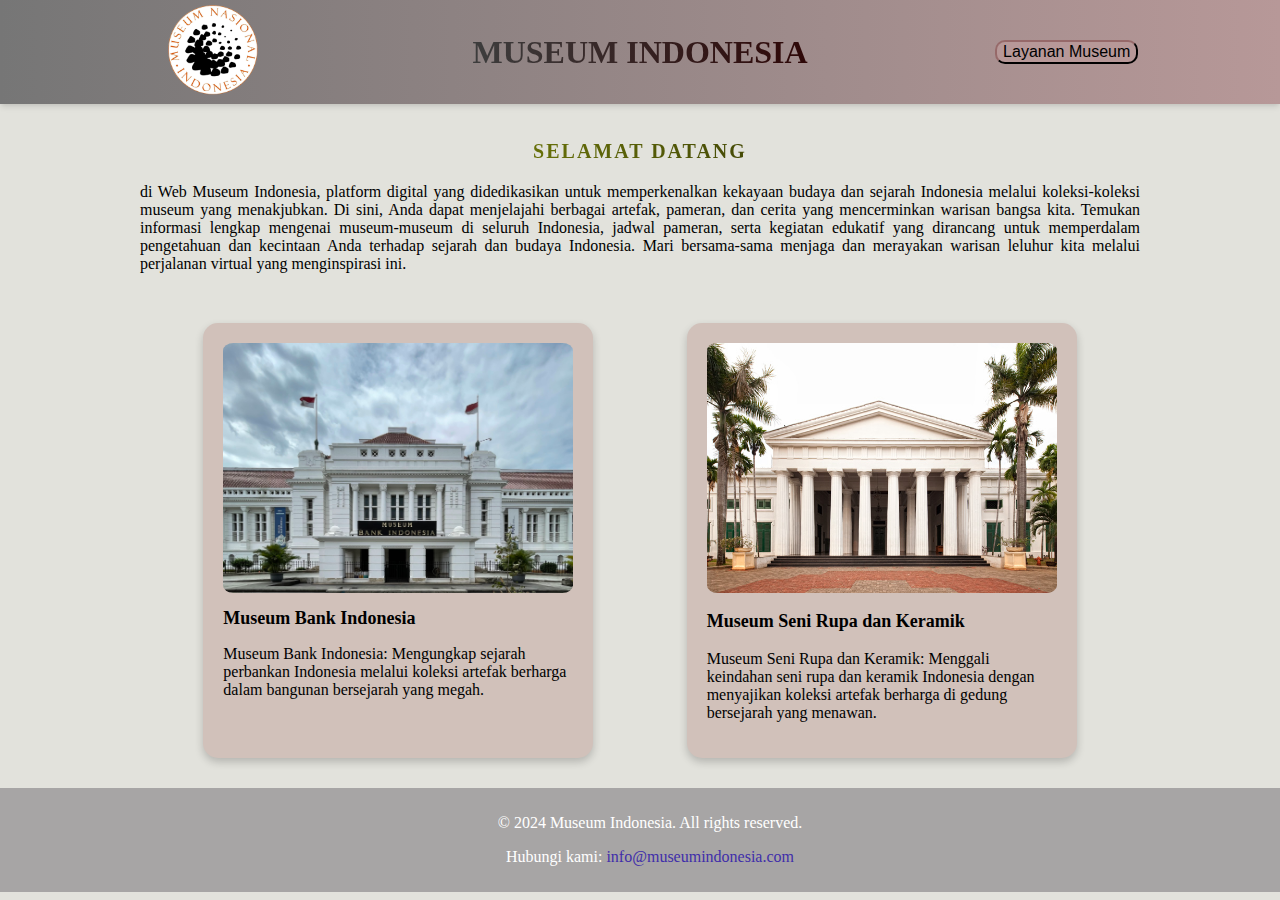
<file: index.html>
<!DOCTYPE html>
<html lang="en">
<head>
    <meta charset="UTF-8">
    <meta name="viewport" content="width=device-width, initial-scale=1.0">
    <title>Museum Indonesia</title>
    <link rel="stylesheet" href="style.css">
    <link rel="icon" type="" href="Source/MUSEUM.png">
</head>
<body>
    <header>
    <div class="utama">
        <div class="bawah">
            <img src="Source/MUSEUM.png" width="100px" alt="">
        </div>
        <div class="bawah">
            <span>MUSEUM INDONESIA</span>
        </div>
        <div  class="bawah">
            <button class="button">Layanan Museum</button>
        </div>
    </div>
</header>
    <div class="orientasi">
        <h1 class>Selamat datang</h1>
        <p class="caption">di Web Museum Indonesia, platform digital yang didedikasikan untuk memperkenalkan
        kekayaan budaya dan sejarah Indonesia melalui koleksi-koleksi museum yang menakjubkan. 
        Di sini, Anda dapat menjelajahi berbagai artefak, pameran, dan cerita yang mencerminkan warisan bangsa kita.
        Temukan informasi lengkap mengenai museum-museum di seluruh Indonesia, jadwal pameran, 
        serta kegiatan edukatif yang dirancang untuk memperdalam pengetahuan dan kecintaan Anda terhadap sejarah dan budaya Indonesia. 
        Mari bersama-sama menjaga dan merayakan warisan leluhur kita melalui perjalanan virtual yang menginspirasi ini.</p>
    </div>

    <div class="headline">
        <div class="headline-bawah">
            <a href="indexb.html">
                <img class="gambar" src="Source/MuseumBi.jpg" alt="">
                <h2>Museum Bank Indonesia</h2>
                <p>Museum Bank Indonesia: Mengungkap sejarah perbankan Indonesia melalui koleksi artefak berharga dalam bangunan bersejarah yang megah.</p>
            </a>
        </div>
        <div class="headline-bawah">
            <a href="indexc.html">
                <img class="gambar" src="Source/MuseumS.jpg" alt="">
                <h3>Museum Seni Rupa dan Keramik</h3>
                <p>Museum Seni Rupa dan Keramik: Menggali keindahan seni rupa dan keramik Indonesia dengan menyajikan koleksi artefak berharga di gedung bersejarah yang menawan.</p>
            </a>
        </div>
    </div>

    <footer class="footer">
        <p>&copy; 2024 Museum Indonesia. All rights reserved.</p>
        <p>Hubungi kami: <a href="mailto:info@museumindonesia.com">info@museumindonesia.com</a></p>
    </footer>
</body>
</html>
</file>
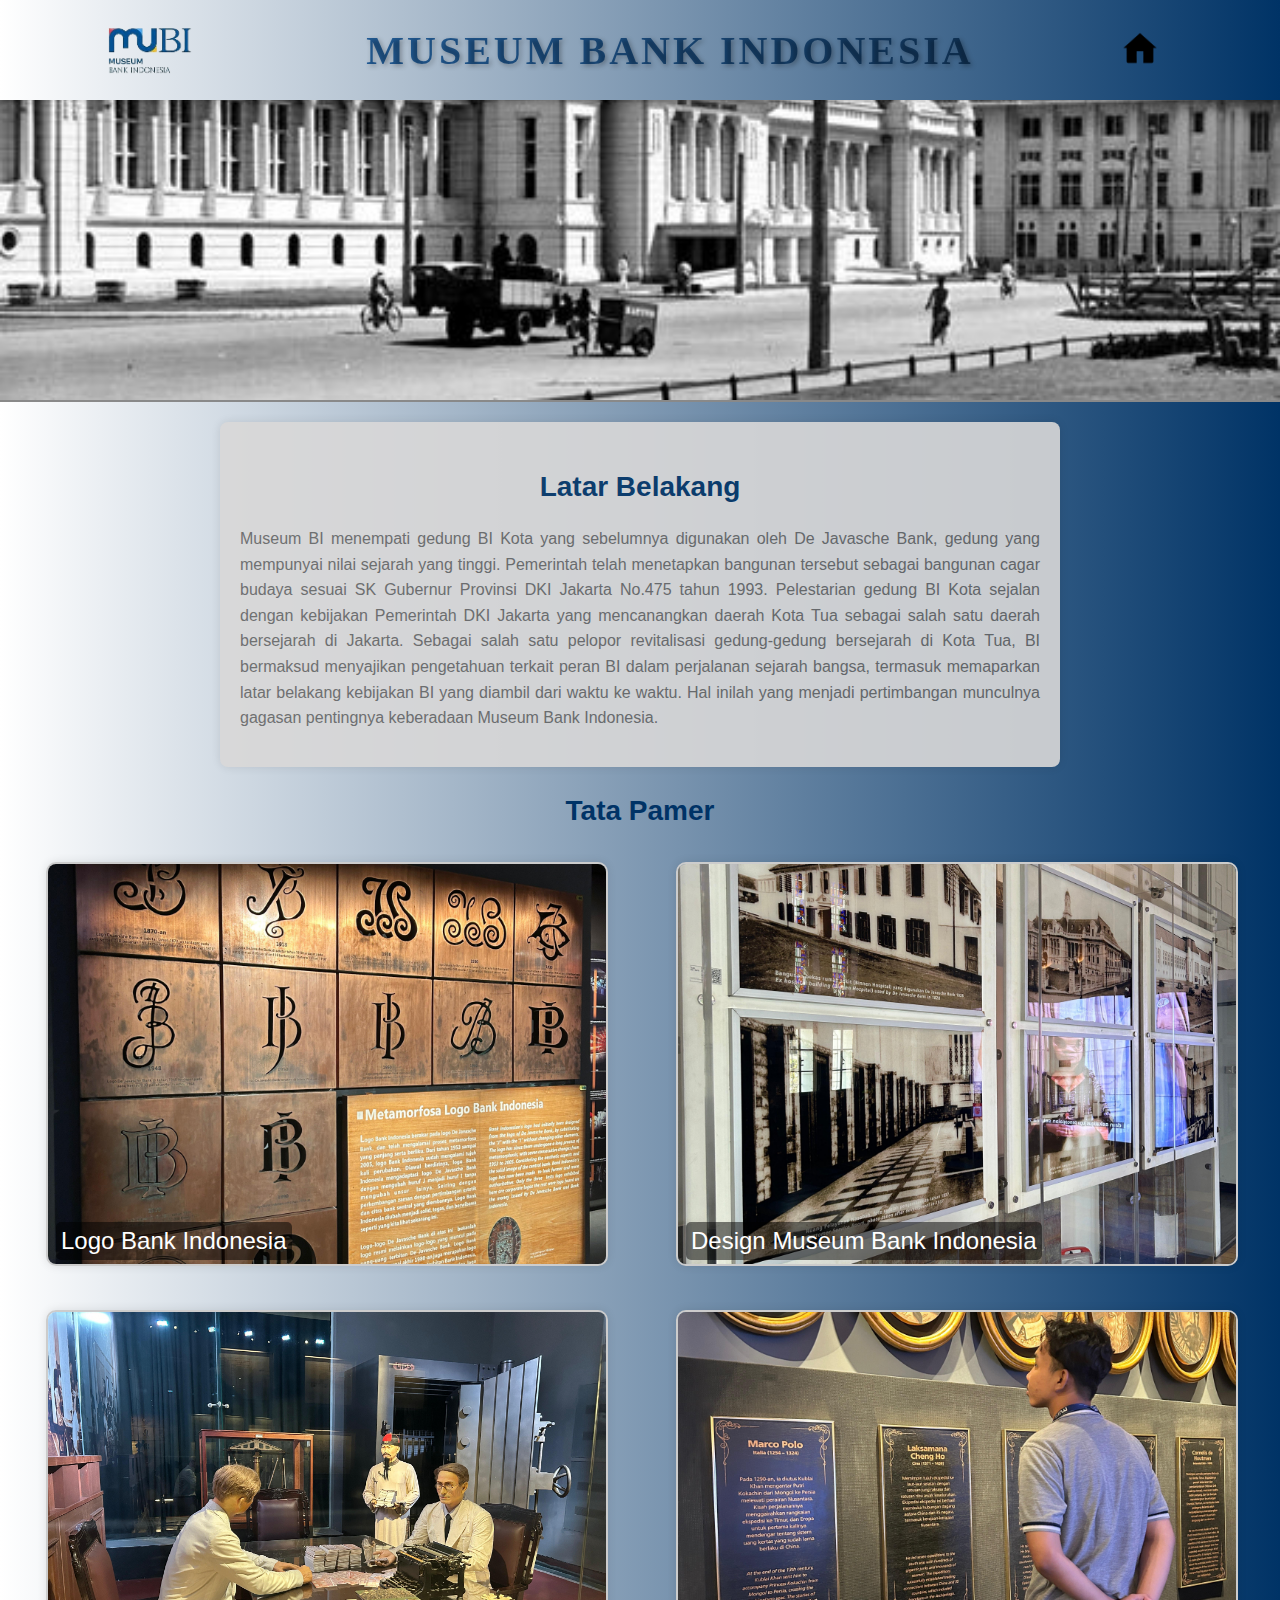
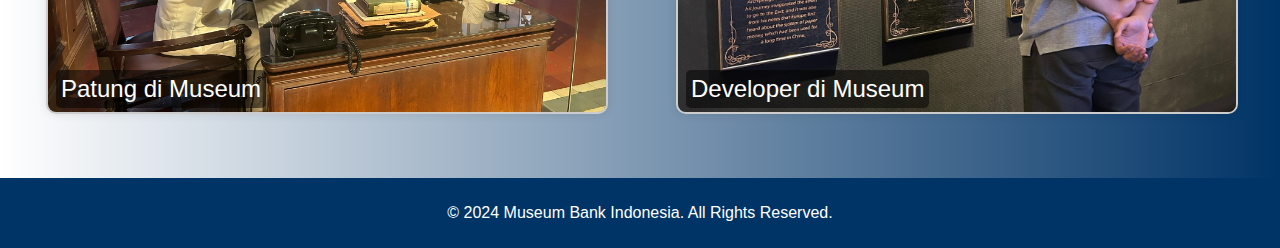
<file: indexb.html>
<!DOCTYPE html>
<html lang="en">
<head>
    <meta charset="UTF-8">
    <meta name="viewport" content="width=device-width, initial-scale=1.0">
    <title>Museum Bank Indonesia</title>
    <link rel="stylesheet" href="styleb.css">
    <link rel="icon" type="" href="Source/logoMUBI.png">
</head>
<body>
    <header>
        <img src="Source/logoMUBI.png" alt="Logo Museum Bank Indonesia" class="logo">
        <h1>Museum Bank Indonesia</h1>
        <a href="index.html">
            <img src="Source/logo-home.png" alt="Logo Home" class="logo-home">
        </a>
    </header>
    <img src="Source/Utama Bi.jpg" alt="Bangunan Museum BI" class="main-image">
    <div class="background-info">
        <h2>Latar Belakang​</h2>
        <p>         
​Museum BI menempati gedung BI Kota yang sebelumnya digunakan oleh De Javasche Bank, gedung yang mempunyai nilai sejarah yang tinggi. Pemerintah telah menetapkan bangunan tersebut sebagai bangunan cagar budaya sesuai SK Gubernur Provinsi DKI Jakarta No.475 tahun 1993. 
Pelestarian gedung BI Kota sejalan dengan kebijakan Pemerintah DKI Jakarta yang mencanangkan daerah Kota Tua sebagai salah satu daerah bersejarah di Jakarta. Sebagai salah satu pelopor revitalisasi gedung-gedung bersejarah di Kota Tua, BI bermaksud menyajikan pengetahuan terkait peran BI dalam perjalanan sejarah bangsa, termasuk memaparkan latar belakang kebijakan BI yang diambil dari waktu ke waktu.
Hal inilah yang menjadi pertimbangan munculnya gagasan pentingnya keberadaan Museum Bank Indonesia. ​​ 
</p>
    </div>
    <h3>Tata Pamer</h3>
    <div class="gallery">
        <div class="container">
            <img src="Source/BI4.jpg" alt="Museum Bank Indonesia" class="image">
            <div class="text">Logo Bank Indonesia</div>
        </div>
        <div class="container">
            <img src="Source/BI1.jpg" alt="Second Image" class="image">
            <div class="text">Design Museum Bank Indonesia</div>
        </div>
        <div class="container">
            <img src="Source/BI3.jpg" alt="Third Image" class="image">
            <div class="text">Patung di Museum</div>
        </div>
        <div class="container">
            <img src="Source/BI2.jpg" alt="Fourth Image" class="image">
            <div class="text">Developer di Museum</div>
        </div>
    </div>
    <footer>
        <p>&copy; 2024 Museum Bank Indonesia. All Rights Reserved.</p>
    </footer>
</body>
</html>
</file>
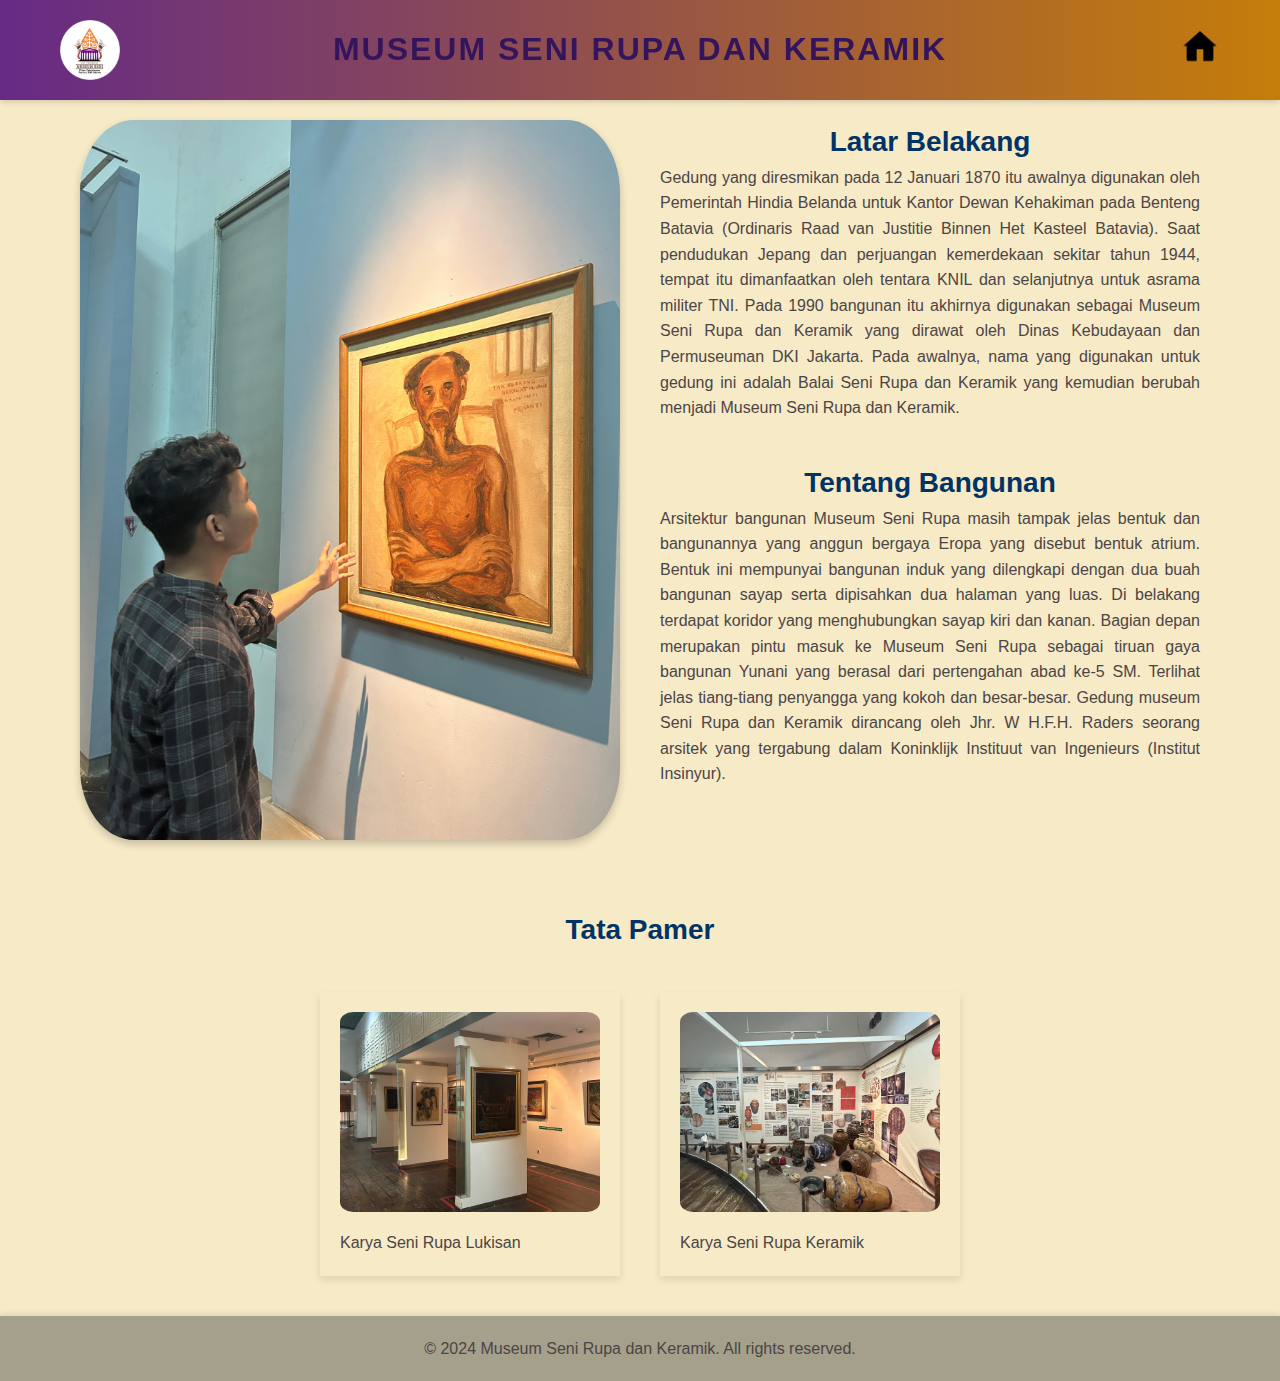
<file: indexc.html>
<!DOCTYPE html>
<html lang="en">
<head>
    <meta charset="UTF-8">
    <meta name="viewport" content="width=device-width, initial-scale=1.0">
    <title>Museum Seni Rupa dan Keramik</title>
    <link rel="stylesheet" href="stylec.css">
    <link rel="icon" href="Source/museumsn.png" type="image/x-icon">
</head>
<body>
    <header>
        <div class="container">
            <div class="header-left">
                <img src="Source/museumsn.png" alt="Logo Museum" class="logo">
            </div>
            <div class="header-center">
                <h1>Museum Seni Rupa dan Keramik</h1>
            </div>
            <div class="header-right">
                <a href="index.html">
                <img src="Source/logo-home.png" alt="Home Logo" class="logo-home">
            </a>
            </div>
        </div>
    </header>

    <div class="head">
        <div class="head-a">
            <img class="main-jpg" src="Source/SR1.jpg" alt="Dev">
        </div>
        <div class="head-a">
            <h2>Latar Belakang</h2>
            <p>Gedung yang diresmikan pada 12 Januari 1870 itu awalnya digunakan oleh Pemerintah Hindia Belanda untuk Kantor
            Dewan Kehakiman pada Benteng Batavia (Ordinaris Raad van Justitie Binnen Het Kasteel Batavia). 
            Saat pendudukan Jepang dan perjuangan kemerdekaan sekitar tahun 1944, tempat itu dimanfaatkan oleh tentara KNIL 
            dan selanjutnya untuk asrama militer TNI.
            Pada 1990 bangunan itu akhirnya digunakan sebagai Museum Seni Rupa dan Keramik yang dirawat oleh Dinas Kebudayaan
            dan Permuseuman DKI Jakarta. Pada awalnya, nama yang digunakan untuk gedung ini adalah Balai Seni Rupa dan Keramik
            yang kemudian berubah menjadi Museum Seni Rupa dan Keramik.
            </p>
            <h4>Tentang Bangunan</h4>
            <p>Arsitektur bangunan Museum Seni Rupa masih tampak jelas bentuk dan bangunannya yang anggun bergaya Eropa yang disebut bentuk atrium.
            Bentuk ini mempunyai bangunan induk yang dilengkapi dengan dua buah bangunan sayap serta dipisahkan dua halaman yang luas. 
            Di belakang terdapat koridor yang menghubungkan sayap kiri dan kanan. Bagian depan merupakan pintu masuk ke Museum Seni Rupa 
            sebagai tiruan gaya bangunan Yunani yang berasal dari pertengahan abad ke-5 SM. Terlihat jelas tiang-tiang penyangga yang kokoh 
            dan besar-besar. Gedung museum Seni Rupa dan Keramik dirancang oleh Jhr. W H.F.H. Raders seorang arsitek yang tergabung dalam 
            Koninklijk Instituut van Ingenieurs (Institut Insinyur).</p>

        </div>
    </div>
    <h3>Tata Pamer</h3>
    <div class="headline">
        <div class="headline-bawah">
            <img class="gambar" src="Source/SR2.jpg" alt="">
            <p>Karya Seni Rupa Lukisan</p>
        </div>
        <div class="headline-bawah">
            <img class="gambar" src="Source/SR3.jpg" alt="">
            <p>Karya Seni Rupa Keramik</p>
        </div>
    </div>

    <footer>
        <div class="footer">
            <p>&copy; 2024 Museum Seni Rupa dan Keramik. All rights reserved.</p>
        </div>
    </footer>
</body>
</html>
</file>
<file: style.css>
body {
    background-color:rgb(226, 226, 220);
    margin: 0;
    padding: 100px;
}

header {
    position: fixed;
    top: 0;
    left: 0;
    width: 100%;
    background-color: #ffffff;
    box-shadow: 0 4px 6px -1px rgba(0, 0, 0, 0.1), 0 2px 4px -1px rgba(18, 16, 16, 0.06);
    z-index: 1000;
}
.utama{
    display: flex;
    justify-content: center;
    align-items: center;
    width: 100%;
    background: linear-gradient(to right, #767676, #b79898)
}

.bawah{
    flex: 1;
    text-align: center;
    margin: 0 10px;

}

span {
    font-size: 2em;
    font-weight: bold;
    background: linear-gradient(to right, #3d3d3d, #2e0707);
    -webkit-background-clip: text;
    color: transparent;
}

span:hover{
    cursor:default;
}

.button {
    font-family:'Trebuchet MS', 'Lucida Sans Unicode', 'Lucida Grande', 'Lucida Sans', Arial, sans-serif;
    background-color:#b79898;
    border-radius:10px;
    border-color: rgb(66, 46, 46);
    cursor: pointer;
    font-size: 1em;
}
.button:hover{
    background-color:rgb(166, 83, 83);
}
.headline {
    display: flex;
    justify-content: space-evenly;
    padding: 20px;
    background-color:none;
}
.headline-bawah{
    flex: 0 0 200px;
    margin: 10px;
    padding: 20px;
    background-color: #d1c1ba;
    border-radius: 15px;
    box-shadow: 0 4px 8px rgba(0, 0, 0, 0.2);
    transition: transform 0.3s ease-in-out;
    
}

.headline-bawah:hover {
    transform: scale(0.95);
    cursor: pointer;
}

.headline-bawah a {
    text-decoration: none;
    color: inherit;
}

.headline-bawah a:hover {
    text-decoration: default;
    color: none;
}


.gambar {
    width: 350px;
    height: 250px;
    border-radius: 3%;
    display: block;
    margin: 0 auto;

}

.orientasi{
    text-align: center;
    padding: 20px;

}

h1{
    text-align: center;
    font-size: 20px;
    color: #333;
    margin-top: 20px;
    margin-bottom: 20px;
    font-weight: bold;
    text-transform: uppercase;
    letter-spacing: 2px;
    background: linear-gradient(to right, #a9ba0f, #040101);
    -webkit-background-clip: text;
    color: transparent;
}

.caption {
    font-size: 1em;
    text-align:justify;
    max-width: 1000px;
    margin: 0 auto;
    
}

h2,h3{
    font-family: Georgia, 'Times New Roman', Times, serif;
    font-size: large;
}

p1{
    display: block;
    margin-top: 10px;
    font-family: system-ui, -apple-system, BlinkMacSystemFont, 'Segoe UI', Roboto, Oxygen, Ubuntu, Cantarell, 'Open Sans', 'Helvetica Neue', sans-serif;
    font-size: 15px;
    line-height: 1.5;
    color:  #474545;;
    text-align: justify;
}

.footer{
    background-color: #a7a5a5;
    color: white;
    text-align: center;
    padding: 10px;
    position: absolute;
    left: 0;
    width: 100%;
}

.footer a{
    color: #402eaa;
    text-decoration: none;
}

.footer a:hover{
    text-decoration: underline;
}
</file>
<file: styleb.css>
body {
    font-family: Arial, sans-serif;
    margin: 0;
    padding: 0;
    box-sizing: border-box;
    background: linear-gradient(to right, #ffffff, #003366);
}

header {
    position: fixed;
    display: flex;
    align-items: center;
    justify-content: space-between;
    padding: 0; 
    width: 100%;
    background: linear-gradient(to right, #ffffff, #003366);
    box-shadow: 0 4px 6px -1px rgba(0, 0, 0, 0.1), 0 2px 4px -1px rgba(0, 0, 0, 0.06);
    z-index: 1000;   
}

h1 {
    margin: 0;
    padding: 10px 20px;
    flex-grow: 1;
    text-align: center;
    font-size: 2.5em;
    color: #ffffff;
    font-family: 'Georgia', serif;
    text-transform: uppercase;
    letter-spacing: 3px;
    background: linear-gradient(to right, #2868a8, #0b2846);
    -webkit-background-clip: text;
    color: transparent;
    text-shadow: 2px 2px 5px rgba(0, 0, 0, 0.3);
    transition: color 0.3s ease-in-out, text-shadow 0.3s ease-in-out;
}

h1:hover {
    color: #eef1f2;
    text-shadow: 2px 2px 10px rgba(31, 32, 32, 0.6);
}


.logo {
    width: 100px;
    margin-right: 20px;
    padding-left: 100px;
}

.logo-home {
    width: 40px;
    margin-right: 20px;
    background-color: transparent;
    padding-right: 100px;
}

.logo-home:hover{
    cursor: pointer;
    transform: scale(0.95);
}

.background-info {
    text-align: justify;
    margin: 20px auto;
    padding: 20px;
    max-width: 800px;
    background-color: #d9d8d8;
    border-radius: 8px;
    box-shadow: 0 0 10px rgba(0, 0, 0, 0.1);
    line-height: 1.6; 
    opacity: 90%;
}

.background-info h2, h3 {
    font-size: 28px;
    text-align: center;
    color: #003366;
    margin-bottom: 15px;
}

.background-info p {
    color: #666666;
}

.main-image {
    width: 100%;
    display: block;
    margin-top: 0;
    max-height: 400px;
    object-fit: cover; 
    border-bottom: 2px solid #898989;
}

.gallery {
    display: flex;
    flex-wrap: wrap;
    justify-content: space-around;
    padding: 20px;
    gap: 20px;
}

.container {
    position: relative;
    width: 45%;
    margin-bottom: 20px;
    transition: transform 0.3s ease-in-out;
}

.container:hover {
    transform: scale(1.05);
}

.image {
    width: 100%;
    height: 400px;
    object-fit: cover;
    border: 2px solid #ccc;
    border-radius: 10px;
    box-shadow: 0 0 10px rgba(0, 0, 0, 0.1);
}

.text {
    position: absolute;
    bottom: 10px;
    left: 10px;
    color: white;
    font-size: 1.5em;
    background-color: rgba(0, 0, 0, 0.5);
    padding: 5px;
    border-radius: 5px;
}

footer {
    background-color: #003366;
    color: white;
    text-align: center;
    padding: 10px 0;
    margin-top: 20px;
}
</file>
<file: stylec.css>
* {
    padding: 0;
    margin: 0;
    box-sizing: border-box;
}

body {
    font-family: 'Lucida Sans', 'Lucida Sans Regular', 'Lucida Grande', 'Lucida Sans Unicode', Geneva, Verdana, sans-serif;
    background-color: #f7eac7;
    color: #4b4545;
    line-height: 1.6;
}

header {
    position: fixed;
    width: 100%;
    top: 0;
    left: 0;
    background: linear-gradient(to right, #662a85, #c57d0a);
    box-shadow: 0 4px 6px -1px rgba(0, 0, 0, 0.1), 0 2px 4px -1px rgba(0, 0, 0, 0.06);
    z-index: 1000;
    padding: 20px 0;
}

.container {
    display: flex;
    justify-content: space-between;
    align-items: center;
    max-width: 1200px;
    margin: 0 auto;
    padding: 0 20px;
}

.header-left, .header-center, .header-right {
    flex: 1;
    display: flex;
    justify-content: center;
    align-items: center;
}

.header-left {
    justify-content: flex-start;
}

.header-right {
    justify-content: flex-end;
}

.logo {
    width: 60px;
}

h1 {
    margin: 0;
    font-size: 2em;
    text-align: center;
    white-space: nowrap;
    color: #34155d;
    font-weight: bold;
    text-transform: uppercase;
    letter-spacing: 2px;
}

h1:hover {
    color: #deac6d;
    text-shadow: 2px 2px 10px rgba(31, 32, 32, 0.6);
    cursor: default;
}


.logo-home {
    width: 40px;
    background-color: transparent;
    transition: transform 0.3s;
}

.logo-home:hover {
    cursor: pointer;
    transform: scale(1.05);
}

.head {
    display: flex;
    flex-wrap: wrap;
    justify-content: space-between;
    align-items: flex-start;
    max-width: 1200px;
    margin: 80px auto 20px auto;
    padding: 20px;
}

.head-a {
    flex: 1;
    margin: 20px;
}

.main-jpg {
    width: 100%;
    height: auto;
    border-radius: 10%;
    box-shadow: 0 4px 8px rgba(0, 0, 0, 0.2);
}

h2, h3, h4 {
    font-size: 28px;
    text-align: center;
    margin-bottom: 0;
    color: #003366;
}

h2, p {
    margin-bottom: 0;
}

h4 {
    margin-top: 40px;
    margin-bottom:0;
}

p {
    font-size: 1em;
    text-align: justify;
    max-width: 600px;
}

.headline {
    display: flex;
    justify-content: center;
    align-items: flex-start;
    flex-wrap: wrap;
    max-width: 1200px;
    margin: 20px auto;
    padding: 0 20px;
}

.headline-bawah {
    box-shadow: 0 4px 8px rgba(0, 0, 0, 0.1);
    margin: 20px;
    padding: 20px;
    max-width: 300px;
    text-align: center;
    flex: 1;
    transition: transform 0.3s ease-in-out;
}

.headline-bawah:hover{
    transform: scale(1.5);
}

.gambar {
    width: 100%;
    height: auto;
    max-height: 200px;
    object-fit: cover;
    border-radius: 5%;
    margin-bottom: 10px;
}

footer {
    background-color: #a5a08c;
    text-align: center;
    padding: 20px 0;
    margin-top: 20px;
    box-shadow: 0 -2px 6px rgba(0, 0, 0, 0.1);
    display: flex;
    justify-content: center;
    align-items: center;
}
</file>
